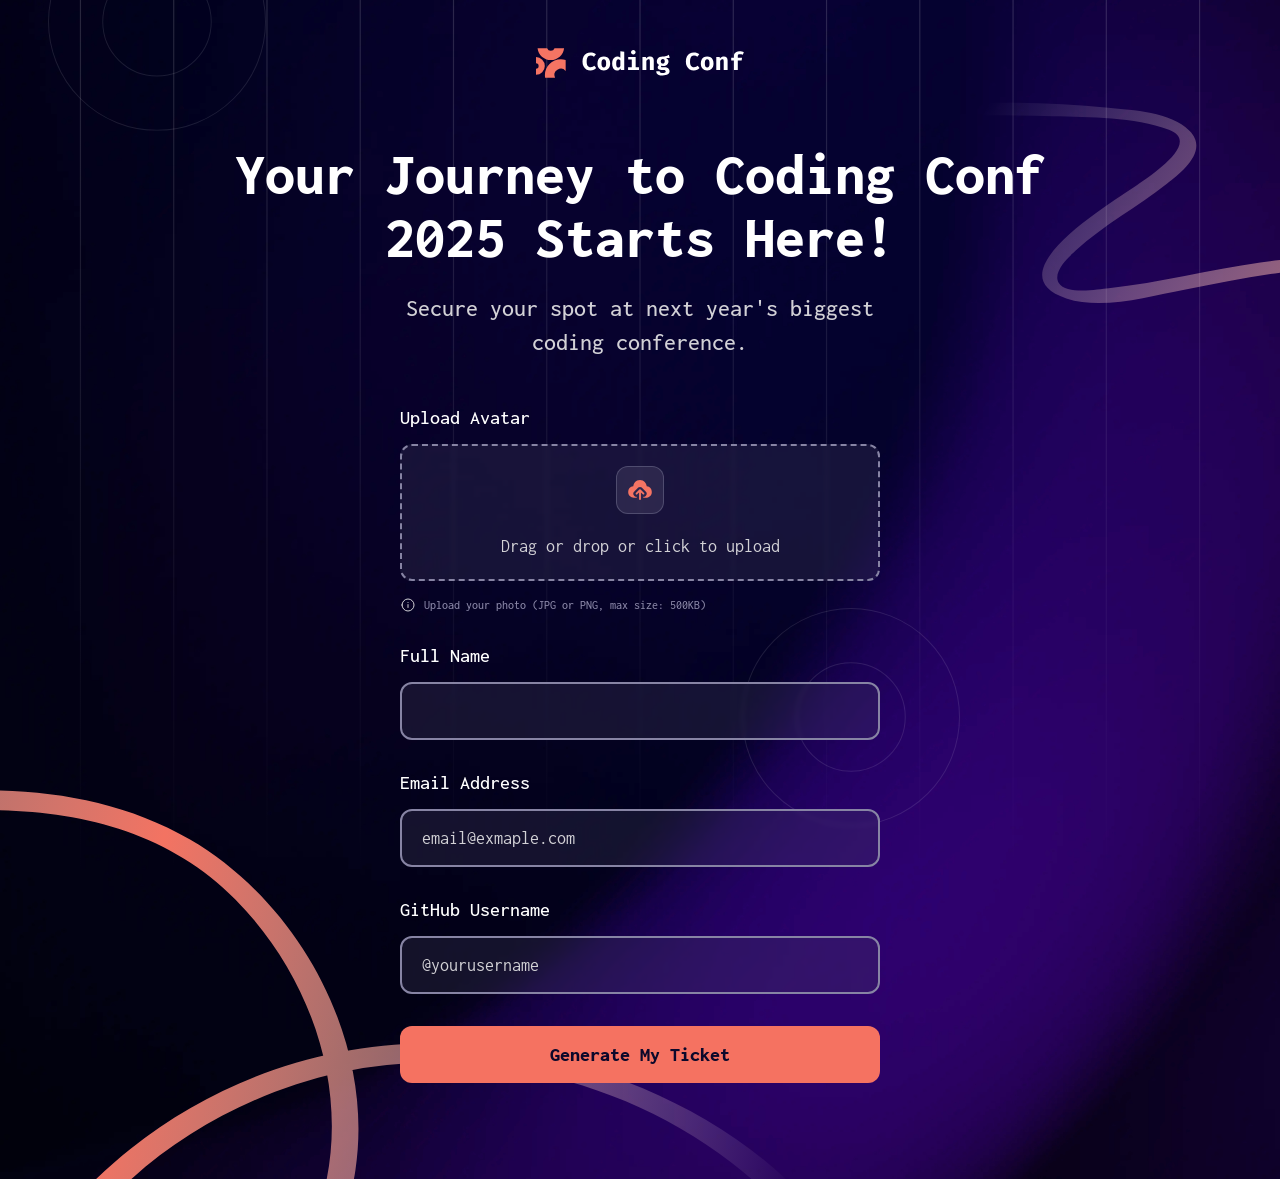
<file: index.html>
<!DOCTYPE html>
<html lang="en">
<head>
    <meta charset="UTF-8">
    <meta name="viewport" content="width=device-width, initial-scale=1.0">

    <link rel="icon" type="image/png" sizes="32x32" href="./public/assets/images/favicon-32x32.png">

    <link rel="stylesheet" href="./public/assets/css/main.css">
    <link rel="stylesheet" href="./public/features/home/home.css">

    <title>Conference ticket generator</title>
</head>
<body>
    <!-- BACKGROUND PATTERNS -->
    <img class="bg-pattern bg-pattern--squiggly-line-top" src="./public/assets/images/pattern-squiggly-line-top.svg" alt="">
    <img class="bg-pattern bg-pattern--squiggly-line-bottom" src="./public/assets/images/pattern-squiggly-line-bottom-desktop.svg" alt="">
    <img class="bg-pattern bg-pattern--circle-1" src="./public/assets/images/pattern-circle.svg" alt="">
    <img class="bg-pattern bg-pattern--circle-2" src="./public/assets/images/pattern-circle.svg" alt="">

    <header class="site-header">
        <a href="/public/features/home/" aria-label="Homepage">
            <img src="./public/assets/images/logo-full.svg" alt="">
        </a>
        <h1 class="site-header__heading">Your Journey to Coding Conf 2025 Starts Here!</h1>
        <p class="site-header__content">
            Secure your spot at next year's biggest coding conference.
        </p>
    </header>

    <main class="user-info-container">
        <form class="user-info" method="post" novalidate>
            <div class="avatar">
                <label id="avatar-label" for="avatar">Upload Avatar</label>
                <input 
                    id="avatar"
                    class="visually-hidden" 
                    type="file"
                    name="avatar"
                    accept=".jpg, .jpeg, .png"
                    required
                    tabindex="-1"
                />
                <div class="drop-zone" role="button" tabindex="0" aria-labelledby="avatar-label" aria-describedby="avatar-description">
                    <div class="drop-zone__icon">
                        <img src="./public/assets/images/icon-upload.svg" alt="">
                    </div>
                    <p class="drop-zone__content">Drag or drop or click to upload</p>
                </div>
                <div class="user-avatar hidden">
                    <img id="user-avatar-img"  class="user-avatar__img" src="./public/assets/images/image-avatar.jpg" alt="Selected avatar">
                    <div class="user-avatar__btns">
                        <button id="remove-btn" class="user-avatar__btn" type="button">Remove image</button>
                        <button id="change-btn" class="user-avatar__btn" type="button">Change image</button>
                    </div>
                </div>
                <div id="avatar-description" class="description description--info">
                    <img class="description__icon-info" src="./public/assets/images/icon-info.svg" alt="">
                    <img class="description__icon-error" src="./public/assets/images/icon-error.svg" alt="">
                    <p class="description__content" data-default="Upload your photo (JPG or PNG, max size: 500KB)">
                        Upload your photo (JPG or PNG, max size: 500KB)
                    </p>
                </div>
            </div>
            <div class="full-name">
                <label for="full-name">Full Name</label>
                <input
                    id="full-name"
                    type="text"
                    name="full-name"
                    maxlength="32"
                    required
                    pattern="[\w\s]{1,32}"
                    aria-describedby="full-name-description"
                />
                <div id="full-name-description" class="description description--empty">
                    <img class="description__icon-error" src="./public/assets/images/icon-error.svg" alt="">
                    <p class="description__content"></p>
                </div>
            </div>
            <div class="email-address">
                <label for="email-address">Email Address</label>
                <input 
                    id="email-address" 
                    type="email"
                    name="email-address"
                    placeholder="email@exmaple.com"
                    required
                    aria-describedby="email-address-description"
                />
                <div id="email-address-description" class="description description--empty">
                    <img class="description__icon-error" src="./public/assets/images/icon-error.svg" alt="">
                    <p class="description__content"></p>
                </div>
            </div>
            <div class="github-username">
                <label for="github-username">GitHub Username</label>
                <input 
                    id="github-username"
                    type="text"
                    name="github-username"
                    placeholder="@yourusername"
                    maxlength="39"
                    required
                    pattern="@?[a-zA-Z0-9]([a-zA-Z0-9\-]{0,37}[a-zA-Z0-9])?"
                    aria-describedby="github-username-description"
                />
                <div id="github-username-description" class="description description--empty">
                    <img class="description__icon-error" src="./public/assets/images/icon-error.svg" alt="">
                    <p class="description__content"></p>
                </div>
            </div>
            <button class="submit-btn" type="submit">Generate My Ticket</button>
        </form>
    </main>
    <script src="./public/features/home/home.js"></script>
</body>
</html>
</file>
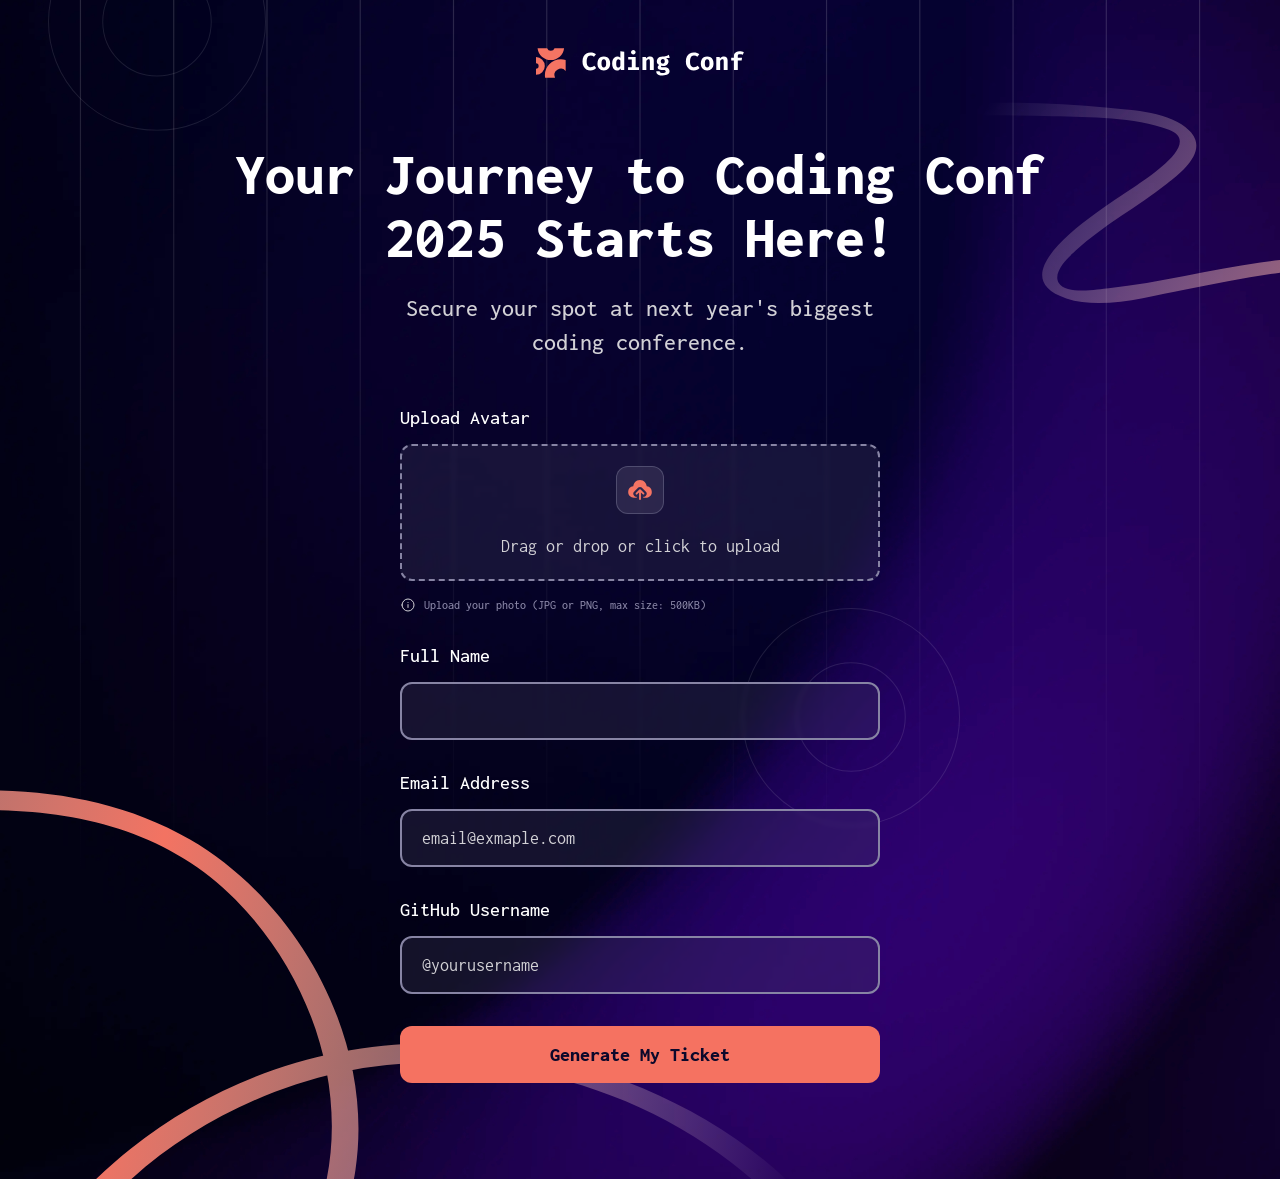
<file: public/features/home/index.html>
<!DOCTYPE html>
<html lang="en">
<head>
    <meta charset="UTF-8">
    <meta name="viewport" content="width=device-width, initial-scale=1.0">

    <link rel="icon" type="image/png" sizes="32x32" href="../../assets/images/favicon-32x32.png">

    <link rel="stylesheet" href="../../assets/css/main.css">
    <link rel="stylesheet" href="./home.css">

    <title>Conference ticket generator</title>
</head>
<body>
    <!-- BACKGROUND PATTERNS -->
    <img class="bg-pattern bg-pattern--squiggly-line-top" src="../../assets/images/pattern-squiggly-line-top.svg" alt="">
    <img class="bg-pattern bg-pattern--squiggly-line-bottom" src="../../assets/images/pattern-squiggly-line-bottom-desktop.svg" alt="">
    <img class="bg-pattern bg-pattern--circle-1" src="../../assets/images/pattern-circle.svg" alt="">
    <img class="bg-pattern bg-pattern--circle-2" src="../../assets/images/pattern-circle.svg" alt="">

    <header class="site-header">
        <a href="/public/features/home/" aria-label="Homepage">
            <img src="../../assets/images/logo-full.svg" alt="">
        </a>
        <h1 class="site-header__heading">Your Journey to Coding Conf 2025 Starts Here!</h1>
        <p class="site-header__content">
            Secure your spot at next year's biggest coding conference.
        </p>
    </header>

    <main class="user-info-container">
        <form class="user-info" method="post" novalidate>
            <div class="avatar">
                <label id="avatar-label" for="avatar">Upload Avatar</label>
                <input 
                    id="avatar"
                    class="visually-hidden" 
                    type="file"
                    name="avatar"
                    accept=".jpg, .jpeg, .png"
                    required
                    tabindex="-1"
                />
                <div class="drop-zone" role="button" tabindex="0" aria-labelledby="avatar-label" aria-describedby="avatar-description">
                    <div class="drop-zone__icon">
                        <img src="../../assets/images/icon-upload.svg" alt="">
                    </div>
                    <p class="drop-zone__content">Drag or drop or click to upload</p>
                </div>
                <div class="user-avatar hidden">
                    <img id="user-avatar-img"  class="user-avatar__img" src="../../assets/images/image-avatar.jpg" alt="Selected avatar">
                    <div class="user-avatar__btns">
                        <button id="remove-btn" class="user-avatar__btn" type="button">Remove image</button>
                        <button id="change-btn" class="user-avatar__btn" type="button">Change image</button>
                    </div>
                </div>
                <div id="avatar-description" class="description description--info">
                    <img class="description__icon-info" src="../../assets/images/icon-info.svg" alt="">
                    <img class="description__icon-error" src="../../assets/images/icon-error.svg" alt="">
                    <p class="description__content" data-default="Upload your photo (JPG or PNG, max size: 500KB)">
                        Upload your photo (JPG or PNG, max size: 500KB)
                    </p>
                </div>
            </div>
            <div class="full-name">
                <label for="full-name">Full Name</label>
                <input
                    id="full-name"
                    type="text"
                    name="full-name"
                    maxlength="32"
                    required
                    pattern="[\w\s]{1,32}"
                    aria-describedby="full-name-description"
                />
                <div id="full-name-description" class="description description--empty">
                    <img class="description__icon-error" src="../../assets/images/icon-error.svg" alt="">
                    <p class="description__content"></p>
                </div>
            </div>
            <div class="email-address">
                <label for="email-address">Email Address</label>
                <input 
                    id="email-address" 
                    type="email"
                    name="email-address"
                    placeholder="email@exmaple.com"
                    required
                    aria-describedby="email-address-description"
                />
                <div id="email-address-description" class="description description--empty">
                    <img class="description__icon-error" src="../../assets/images/icon-error.svg" alt="">
                    <p class="description__content"></p>
                </div>
            </div>
            <div class="github-username">
                <label for="github-username">GitHub Username</label>
                <input 
                    id="github-username"
                    type="text"
                    name="github-username"
                    placeholder="@yourusername"
                    maxlength="39"
                    required
                    pattern="@?[a-zA-Z0-9]([a-zA-Z0-9\-]{0,37}[a-zA-Z0-9])?"
                    aria-describedby="github-username-description"
                />
                <div id="github-username-description" class="description description--empty">
                    <img class="description__icon-error" src="../../assets/images/icon-error.svg" alt="">
                    <p class="description__content"></p>
                </div>
            </div>
            <button class="submit-btn" type="submit">Generate My Ticket</button>
        </form>
    </main>
    <script src="./home.js"></script>
</body>
</html>
</file>
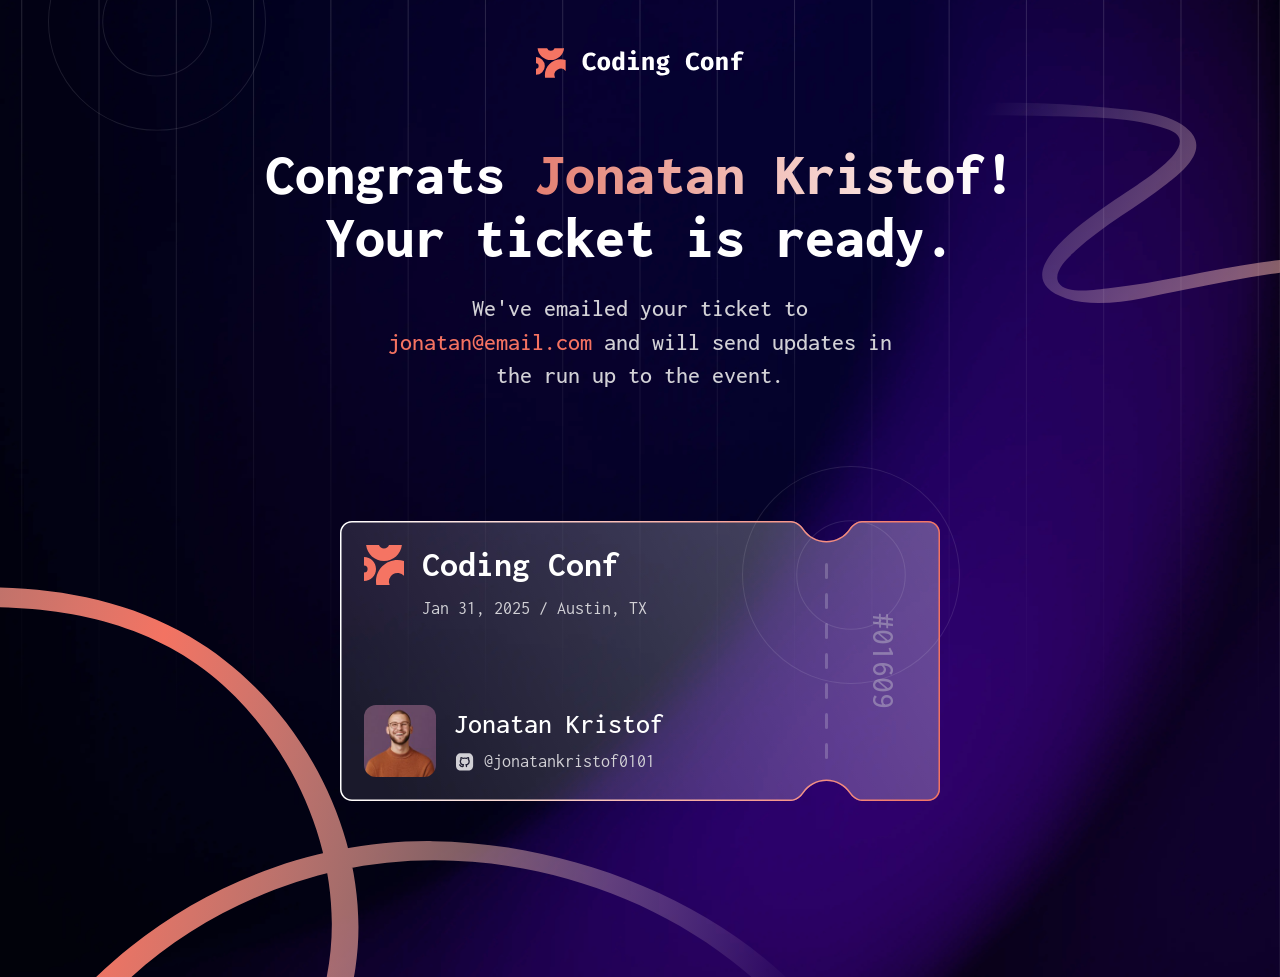
<file: public/features/ticket/ticket.html>
<!DOCTYPE html>
<html lang="en">
<head>
    <meta charset="UTF-8">
    <meta name="viewport" content="width=device-width, initial-scale=1.0">

    <link rel="stylesheet" href="../../assets/css/main.css">
    <link rel="stylesheet" href="./ticket.css">

    <title>Conference ticket generator</title>
</head>
<body>
    <!-- BACKGROUND PATTERNS -->
    <img class="bg-pattern bg-pattern--squiggly-line-top" src="../../assets/images/pattern-squiggly-line-top.svg" alt="">
    <img class="bg-pattern bg-pattern--squiggly-line-bottom" src="../../assets/images/pattern-squiggly-line-bottom-desktop.svg" alt="">
    <img class="bg-pattern bg-pattern--circle-1" src="../../assets/images/pattern-circle.svg" alt="">
    <img class="bg-pattern bg-pattern--circle-2" src="../../assets/images/pattern-circle.svg" alt="">

    <header class="site-header">
        <a href="/public/features/home/" aria-label="Homepage">
            <img src="../../assets/images/logo-full.svg" alt="">
        </a>
        <h1 class="site-header__heading">
            Congrats <span id="header-full-name" class="site-header__full-name">Jonatan Kristof</span>! Your ticket
            is ready.
        </h1>
        <p class="site-header__content">
            We've emailed your ticket to <span id="email-address" class="site-header__email-address">jonatan@email.com</span>
            and will send updates in the run up to the event.
        </p>
    </header>

    <main class="card-container">
        <div class="card" data-number="#01609">
            <span class="visually-hidden">Ticket number: #01609</span>
            <div class="conference">
                <img class="conference__logo-mark" src="../../assets/images/logo-mark.svg" alt="">
                <div>
                    <p class="conference__logo">Coding Conf</p>
                    <p class="conference__info">Jan 31, 2025 / Austin, TX</p>
                </div>
            </div>
            <div class="user-info">
                <img id="avatar" class="user-info__avatar" src="../../assets/images/image-avatar.jpg" alt="Your selected avatar">
                <div>
                    <p id="full-name" class="user-info__full-name">Jonatan Kristof</p>
                    <div class="user-info__github-username">
                        <img class="github-icon" src="../../assets/images/icon-github.svg" alt="Github">
                        <span id="github-username">@jonatankristof0101</span>
                    </div>
                </div>
            </div>
        </div>
    </main>
    <script src="./ticket.js"></script>
</body>
</html>
</file>
<file: public/assets/css/main.css>
@import url('https://fonts.googleapis.com/css2?family=Inconsolata:wght@200..900&display=swap');

:root {
    /* Colors */
    --neutral-0: 0 0% 100%;
    --neutral-300: 252 6% 83%;
    --neutral-500: 245 15% 58%;
    --neutral-700: 245 19% 35%;
    --neutral-900: 248 70% 10%;

    --orange-500: 7 88% 67%;
    --orange-700: 7 71% 60%;

    --text-gradient: linear-gradient(to right, hsl(7 68% 67%), hsl(0 0% 100%));

    /* Typography */
    --font-family-primary: "Inconsolata";

    --font-size-heading-lg: 6.0rem;
    --font-size-heading-sm: 4.0rem;

    --font-size-xs: 1.2rem;
    --font-size-sm: 1.8rem;
    --font-size-lg: 2.0rem;
    --font-size-xl: 2.4rem;

    --font-weight-primary-regular: 400;
    --font-weight-primary-medium: 500;
    --font-weight-primary-bold: 700;
    --font-weight-primary-extrabold: 800;

    /* Spacing */
    --spacing-1: 0.8rem;
    --spacing-2: 1.6rem;
    --spacing-3: 1.8rem;
    --spacing-4: 2.0rem;
    --spacing-5: 2.4rem;
    --spacing-6: 3.2rem;
    --spacing-7: 4.8rem;
    --spacing-8: 6.4rem;
}

/*
  ==============================
  RESET & BASE
  ==============================
*/
html {
    font-size: 10px;
    box-sizing: border-box;
}

* {
    margin: 0;
    padding: 0;
    border: initial;
    outline: 2px solid transparent;
    outline-offset: 4px;
}

*:focus-visible {
    outline-color: hsl(var(--neutral-500));
}

*,
*::before,
*::after {
    box-sizing: inherit;
}

body {
    position: relative;
    min-height: 100vh;
    padding: var(--spacing-7) 0;
    font-family: var(--font-family-primary);
    background-image: url("../images/pattern-lines.svg"), url("../images/background-desktop.png");
    background-position: center;
    background-size: cover;
    background-repeat: no-repeat;
}

img {
    display: block;
    object-fit: contain;
}

input, button {
    font-family: inherit;
}

/*
  ==============================
  UTILITY STYLES
  ==============================
*/
.visually-hidden { /* Hides the element visually */
    position: absolute;
    width: 1px;
    height: 1px;
    padding: 0;
    border: initial;
    pointer-events: none;
    clip-path: inset(100%);
}

/*
  ==============================
  BACKGROUND PATTERNS
  ==============================
*/
.bg-pattern {
    position: absolute;
    z-index: -1;
    object-fit: contain;
}

.bg-pattern--squiggly-line-top {
    width: min(446px, 50vw);
    right: 0;
    top: 96px;
}

.bg-pattern--squiggly-line-bottom {
    width: min(826px, 90vw);
    left: 0;
    bottom: 0;
}

.bg-pattern--circle-1 {
    width: min(218px, 30vw);
    left: 48px;
    top: 0;
    transform: translateY(-40%);
}

.bg-pattern--circle-2 {
    width: min(218px, 30vw);
    right: 25%;
    bottom: 30%;
}

/*
  ==============================
  SITE HEADER
  ==============================
*/
.site-header {
    display: flex;
    flex-direction: column;
    align-items: center;
    text-align: center;
}

.site-header__heading {
    width: min(83.2rem, 90vw);
    margin-top: var(--spacing-8);
    font-size: var(--font-size-heading-lg);
    font-weight: var(--font-weight-primary-extrabold);
    color: hsl(var(--neutral-0));
}

.site-header__content {
    width: min(51.2rem, 90vw);
    margin-top: var(--spacing-5);
    font-size: var(--font-size-xl);
    font-weight: var(--font-weight-primary-medium);
    line-height: 1.4;
    color: hsl(var(--neutral-300));
}
</file>
<file: public/features/home/home.css>
/*
  ==============================
  RESET & BASE
  ==============================
*/
label {
    font-size: var(--font-size-lg);
    font-weight: var(--font-weight-primary-medium);
    color: hsl(var(--neutral-0));
}

input {
    display: block;
    width: 100%;
    padding: var(--spacing-3) var(--spacing-4);
    border: 2px solid hsl(var(--neutral-500));
    border-radius: 12px;
    font-size: var(--font-size-sm);
    font-weight: var(--font-weight-primary-regular);
    color: hsl(var(--neutral-300));
}

input:not(:focus) {
    cursor: pointer;
}

input::placeholder {
    color: inherit;
}

/*
  ==============================
  USER INFO FORM
  ==============================
*/
.user-info-container {
    display: flex;
    justify-content: center;
}

.user-info {
    display: flex;
    flex-direction: column;
    width: min(48.0rem, 90vw);
    gap: var(--spacing-6);
    padding: var(--spacing-7) 0;
}

input, .drop-zone, .user-avatar {
    margin-top: var(--spacing-2);
    background-color: hsl(var(--neutral-700) / 0.25);
    backdrop-filter: blur(2px);
}

input, .drop-zone {
    transition: background-color 0.15s ease-in;
}

.drop-zone.hidden, .user-avatar.hidden {
    display: none;
}

input:hover, .drop-zone:hover {
    background-color: hsl(var(--neutral-700) / 0.65);
}

.drop-zone {
    display: flex;
    flex-direction: column;
    align-items: center;
    gap: var(--spacing-4);
    padding: var(--spacing-4);
    border: 2px dashed hsl(var(--neutral-500));
    border-radius: 12px;
    cursor: pointer;
}

.drop-zone.highlight {
    background-color: hsl(var(--neutral-700) / 0.65);
}

.drop-zone__icon {
    padding: var(--spacing-1);
    border: 1px solid hsl(var(--neutral-500) / 0.4);
    border-radius: 12px;
    background-color: hsl(var(--neutral-700) / 0.4);
    transition: border-color 0.15s ease-in, background-color 0.15s ease-in, box-shadow 0.15s ease-in;
}

.drop-zone:hover .drop-zone__icon,
.drop-zone.highlight .drop-zone__icon {
    border-color: hsl(var(--neutral-300) / 0.6);
    background-color: hsl(var(--neutral-700) / 0.8);
    box-shadow: 0 2px hsl(var(--neutral-900) / 0.8);
}

.drop-zone__content {
    font-size: var(--font-size-sm);
    font-weight: var(--font-weight-primary-regular);
    line-height: 1.4;
    text-align: center;
    color: hsl(var(--neutral-300));
}

.user-avatar {
    display: flex;
    flex-direction: column;
    align-items: center;
    gap: var(--spacing-4);
    padding: var(--spacing-4);
    border: 2px dashed hsl(var(--neutral-500));
    border-radius: 12px;
}

.user-avatar__img {
    width: 4.8rem;
    height: auto;
    border: 1px solid hsl(var(--neutral-500));
    border-radius: 12px;
}

.user-avatar__btns {
    display: flex;
    align-items: center;
    gap: 0.8rem;
}

.user-avatar__btn {
    padding: 0.5rem 1.0rem;
    border-radius: 4px;
    font-size: var(--font-size-xs);
    font-weight: var(--font-weight-primary-medium);
    color: hsl(var(--neutral-300));
    background-color: hsl(var(--neutral-700) / 0.6);
    cursor: pointer;
    transition: background-color 0.15s ease-in;
}

.user-avatar__btn:hover {
    background-color: hsl(var(--neutral-700) / 0.8);
}

.description {
    display: flex;
    align-items: center;
    gap: var(--spacing-1);
    margin-top: var(--spacing-2);
    font-size: var(--font-size-xs);
    font-weight: var(--font-weight-primary-medium);
}

.description--info {
    color: hsl(var(--neutral-500));
}

.description--error {
    color: hsl(var(--orange-700));
}

.description--info .description__icon-error,
.description--error .description__icon-info {
    display: none;
}

.description--empty {
    display: none;
}

.submit-btn {
    padding: var(--spacing-3) 0;
    border-radius: 12px;
    font-size: var(--font-size-lg);
    font-weight: var(--font-weight-primary-extrabold);
    cursor: pointer;
    color: hsl(var(--neutral-900));
    background-color: hsl(var(--orange-500));
    transition: transform 0.15s ease-in, background-color 0.15s ease-in, box-shadow 0.15s ease-in;
}

.submit-btn:hover {
    background-color: hsl(var(--orange-700));
    box-shadow: 0 4px hsl(var(--orange-500));
}

.submit-btn:active {
    transform: translateY(4px);
    box-shadow: 0 0 hsl(var(--orange-500));
}

/*
  ==============================
  MEDIA QUERIES
  ==============================
*/
@media (prefers-reduced-motion: reduce) {
    input, .drop-zone, .drop-zone__icon, .user-avatar__btn, .submit-btn {
        transition: none;
    }
}

@media (max-width: 640px) {
    .site-header__heading {
        font-size: max(3.75rem, 9.375vw);
    }

    .site-header__content {
        font-size: max(1.5rem, 3.75vw);
    }
}
</file>
<file: public/features/ticket/ticket.css>
/*
  ==============================
  SITE HEADER
  ==============================
*/
.site-header__full-name {
    color: transparent;
    background-image: var(--text-gradient);
    background-clip: text;
}

.site-header__email-address {
    color: hsl(var(--orange-500));
}

/*
  ==============================
  CARD
  ==============================
*/
.card-container {
    display: flex;
    justify-content: center;
    padding: 12.8rem 0;
}

.card {
    position: relative;
    display: flex;
    flex-direction: column;
    justify-content: space-between;
    width: min(60.0rem, 90vw);
    padding: 2.4rem;
    aspect-ratio: 15 / 7;
    background-image: url("../../assets/images/pattern-ticket.svg");
    background-position: center;
    background-size: cover;
    background-repeat: no-repeat;
}

.card::before {
    content: attr(data-number);
    position: absolute;
    display: flex;
    justify-content: center;
    align-items: center;
    left: 81%;
    top: 50%;
    width: 19%;
    height: 100%;
    writing-mode: vertical-lr;
    transform: translateY(-50%);
    font-size: 3.2rem;
    font-weight: var(--font-weight-primary-medium);
    text-wrap: nowrap;
    color: hsl(var(--neutral-300) / .4);
}

.conference {
    display: flex;
    align-items: flex-start;
    gap: var(--spacing-3);
}

.conference__logo {
    font-size: 3.6rem;
    font-weight: var(--font-weight-primary-bold);
    color: hsl(var(--neutral-0));
}

.conference__info {
    margin-top: var(--spacing-2);
    font-size: var(--font-size-sm);
    font-weight: var(--font-weight-primary-regular);
    color: hsl(var(--neutral-300));
}

.user-info {
    display: flex;
    align-items: center;
    gap: var(--spacing-3);
}

.user-info__avatar {
    width: 7.2rem;
    aspect-ratio: 1 / 1;
    object-fit: cover;
    border-radius: 12px;
}

.user-info__full-name {
    font-size: 2.8rem;
    font-weight: var(--font-weight-primary-medium);
    color: hsl(var(--neutral-0));
}

.user-info__github-username {
    display: flex;
    align-items: center;
    gap: var(--spacing-1);
    margin-top: 1.2rem;
    font-size: var(--font-size-sm);
    font-weight: var(--font-weight-primary-regular);
    color: hsl(var(--neutral-300));
}

@media (max-width: 640px) {
    .site-header__heading {
        font-size: max(3.75rem, 9.375vw);
    }

    .site-header__content {
        font-size: max(1.5rem, 3.75vw);
    }

    .card::before {
        font-size: max(2.0rem, 5vw);
    }

    .conference__logo-mark {
        width: max(2.5rem, 6.25vw);
    }
    
    .conference__logo {
        font-size: max(2.25rem, 5.625vw);
    }

    .conference__info {
        font-size: max(1.125rem, 2.8125vw);
    }

    .user-info__avatar {
        width: max(4.5rem, 11.25vw);
    }

    .user-info__full-name {
        font-size: max(1.75rem, 4.375vw);
    }

    .github-icon {
        width: max(1.6rem, 3.75vw);
    }

    .user-info__github-username {
        font-size: max(1.125rem, 2.8125vw);
    }
}

@media (max-width: 400px) {
    .card-container {
        padding: 9.6rem 0;
    }

    .card {
        padding: 1.6rem;
    }

    .conference__info {
        margin-top: 1.0rem;
    }

    .user-info__github-username {
        margin-top: 0.6rem;
    }
}
</file>
